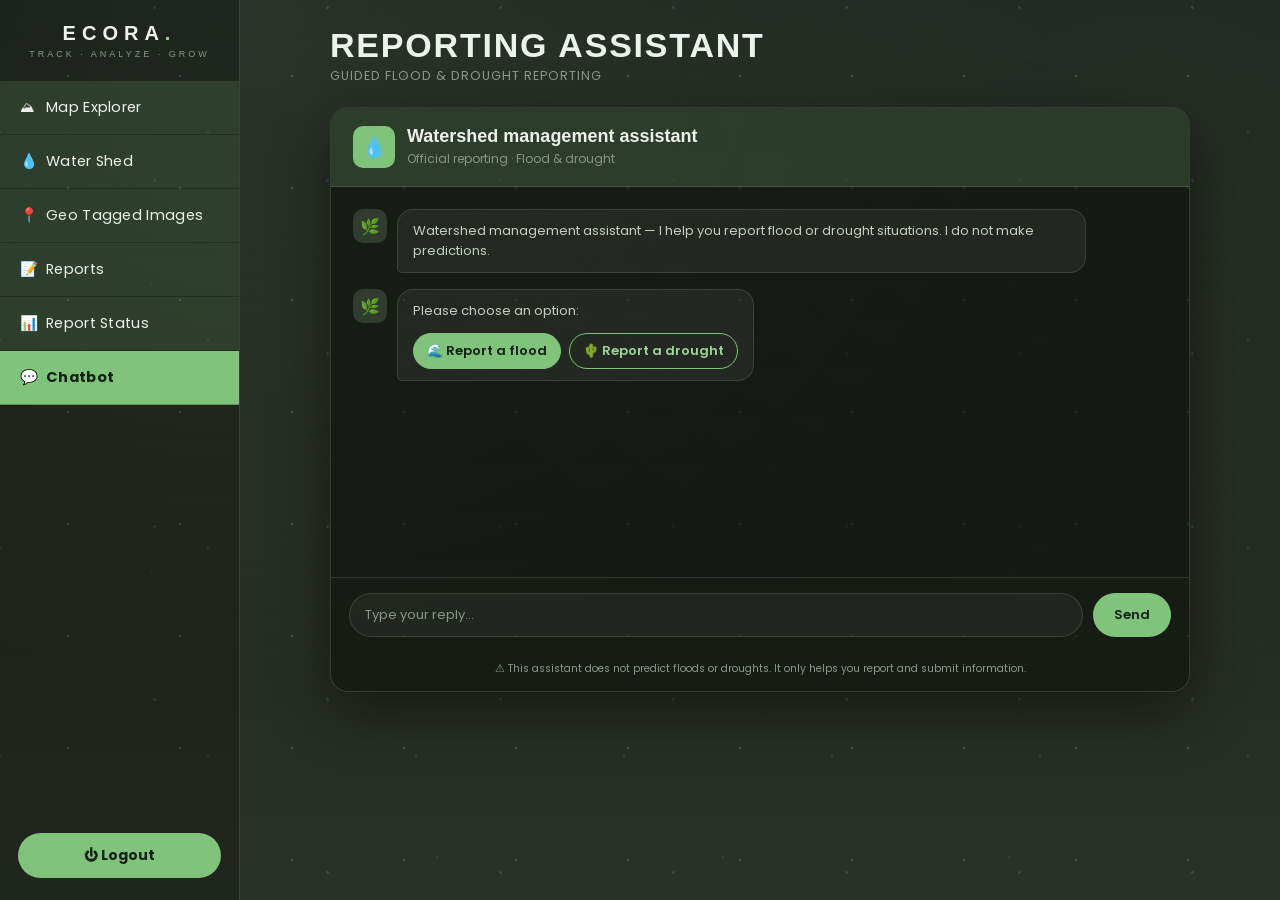
<file: ecora/frontend/chatbot.html>
<!DOCTYPE html>
<html lang="en">
<head>
<meta charset="UTF-8">
<meta name="viewport" content="width=device-width, initial-scale=1">
<title>Ecora · Reporting Assistant</title>
<link rel="stylesheet" href="assets/style.css">
<style>
  .chatbot-page{max-width:860px;margin:0 auto;}
  .chat-container{overflow:hidden;border:1px solid var(--glass-border);border-radius:var(--radius);background:rgba(17,22,17,.58);box-shadow:var(--shadow);}
  .chat-header{display:flex;align-items:center;gap:12px;padding:18px 22px;background:rgba(127,196,122,.18);border-bottom:1px solid var(--glass-border);}
  .chat-icon,.chat-avatar{display:grid;place-items:center;flex:0 0 auto;border-radius:10px;}
  .chat-icon{width:42px;height:42px;background:var(--accent-strong);color:#122015;font-size:20px;}
  .chat-header h1{margin:0;font:600 18px "Helvetica Neue",Helvetica,Arial,sans-serif;color:var(--ink-0);}
  .chat-header p{margin:3px 0 0;color:var(--ink-2);font-size:12px;}
  .chat-window{display:flex;flex-direction:column;gap:16px;min-height:390px;max-height:520px;overflow-y:auto;padding:22px;background:rgba(0,0,0,.13);scroll-behavior:smooth;}
  .chat-message{display:flex;gap:10px;max-width:90%;animation:chat-in .2s ease;}
  .chat-message.user{align-self:flex-end;flex-direction:row-reverse;}
  .chat-avatar{width:34px;height:34px;background:var(--accent-soft);color:var(--accent);font-size:16px;}
  .chat-message.user .chat-avatar{background:var(--accent-strong);color:#122015;}
  .chat-bubble{padding:11px 15px;border:1px solid var(--glass-border);border-radius:16px;border-bottom-left-radius:5px;background:var(--glass);color:var(--ink-1);font-size:13px;line-height:1.55;word-break:break-word;}
  .chat-message.user .chat-bubble{border:0;border-bottom-left-radius:16px;border-bottom-right-radius:5px;background:var(--accent-strong);color:#122015;}
  .chat-options{display:flex;flex-wrap:wrap;gap:8px;margin-top:12px;}
  .chat-option,.chat-send{font:600 13px 'Poppins',sans-serif;cursor:pointer;transition:.15s;}
  .chat-option{padding:7px 13px;border:1px solid var(--accent-strong);border-radius:999px;background:transparent;color:var(--accent);}
  .chat-option:hover,.chat-option.primary{background:var(--accent-strong);color:#122015;}
  .chat-option:disabled{opacity:.55;cursor:default;}
  .chat-input{display:flex;gap:10px;padding:15px 18px;border-top:1px solid var(--glass-border);background:rgba(0,0,0,.12);}
  .chat-input input{flex:1;min-width:0;padding:11px 15px;border:1px solid var(--glass-border);border-radius:999px;outline:0;background:rgba(255,255,255,.05);color:var(--ink-0);font:13px 'Poppins',sans-serif;}
  .chat-input input:focus{border-color:var(--accent-strong);}
  .chat-input input::placeholder{color:var(--ink-2);}
  .chat-send{padding:0 21px;border:0;border-radius:999px;background:var(--accent-strong);color:#122015;}
  .chat-send:hover{background:var(--accent);}
  .chat-disclaimer{margin:0;padding:9px 18px 14px;text-align:center;color:var(--ink-2);font-size:10.5px;background:rgba(0,0,0,.12);}
  .chat-summary{padding:10px 12px;border-left:3px solid var(--accent-strong);border-radius:7px;background:var(--accent-soft);font-size:12px;}
  @keyframes chat-in{from{opacity:0;transform:translateY(5px)}to{opacity:1;transform:translateY(0)}}
</style>
</head>
<body>
<div id="app"></div>
<script src="assets/app.js"></script>
<script>
function init() {
  mountShell("chatbot.html", `
    <div class="chatbot-page">
      <div class="topbar"><div><div class="page-title">Reporting Assistant</div><div class="page-sub">GUIDED FLOOD & DROUGHT REPORTING</div></div></div>
      <section class="chat-container" aria-label="Watershed management assistant">
        <header class="chat-header"><div class="chat-icon">💧</div><div><h1>Watershed management assistant</h1><p>Official reporting · Flood & drought</p></div></header>
        <div class="chat-window" id="chatWindow" aria-live="polite"></div>
        <div class="chat-input"><input id="userInput" type="text" placeholder="Type your reply..." autocomplete="off"><button class="chat-send" id="sendBtn">Send</button></div>
        <p class="chat-disclaimer">⚠ This assistant does not predict floods or droughts. It only helps you report and submit information.</p>
      </section>
    </div>`);

  const chatWindow = document.getElementById("chatWindow");
  const userInput = document.getElementById("userInput");
  const sendBtn = document.getElementById("sendBtn");
  let state = { currentStep: "welcome", reportType: null, formData: {} };

  function addMessage(text, sender = "bot", html = false) {
    const message = document.createElement("div");
    message.className = `chat-message ${sender}`;
    const avatar = document.createElement("div");
    avatar.className = "chat-avatar";
    avatar.textContent = sender === "bot" ? "🌿" : "👤";
    const bubble = document.createElement("div");
    bubble.className = "chat-bubble";
    if (html) bubble.innerHTML = text; else bubble.textContent = text;
    message.append(avatar, bubble); chatWindow.appendChild(message);
    chatWindow.scrollTop = chatWindow.scrollHeight;
    return bubble;
  }
  function addOptions(text, options, callback) {
    const bubble = addMessage(text);
    const group = document.createElement("div"); group.className = "chat-options";
    options.forEach(option => {
      const button = document.createElement("button");
      button.className = `chat-option${option.primary ? " primary" : ""}`;
      button.textContent = option.label;
      button.onclick = () => { group.querySelectorAll("button").forEach(item => item.disabled = true); callback(option.value, option.label); };
      group.appendChild(button);
    });
    bubble.appendChild(group); chatWindow.scrollTop = chatWindow.scrollHeight;
  }
  function skipOr(value) { return value.toLowerCase() === "skip" ? "Not provided" : value; }
  function chooseSeverity(nextStep, question, key) {
    addOptions("Select the severity level:", ["Low", "Medium", "High"].map(value => ({ label:value, value })), value => {
      addMessage(value, "user"); state.formData.severity = value; state.currentStep = nextStep; addMessage(question);
    });
  }
  function startFlood() { state = { currentStep:"flood_location", reportType:"flood", formData:{} }; addMessage("Flood report — please provide the location or village name."); }
  function startDrought() { state = { currentStep:"drought_location", reportType:"drought", formData:{} }; addMessage("Drought report — please provide the location or village name."); }
  function welcome() {
    state.currentStep = "welcome";
    addMessage("Watershed management assistant — I help you report flood or drought situations. I do not make predictions.");
    addOptions("Please choose an option:", [{label:"🌊 Report a flood",value:"flood",primary:true},{label:"🌵 Report a drought",value:"drought"}], value => { addMessage(value === "flood" ? "🌊 Report a flood" : "🌵 Report a drought", "user"); value === "flood" ? startFlood() : startDrought(); });
  }
  function finish() {
    const data = state.formData, flood = state.reportType === "flood";
    const details = flood ? [["Location",data.location],["Date & time",data.datetime],["Severity",data.severity],["Water level / area",data.waterLevel],["Affected people",data.affected],["Damage",data.damage],["Remarks",data.remarks]] : [["Location",data.location],["Date",data.date],["Severity",data.severity],["Water availability",data.waterAvailability],["Remarks",data.remarks]];
    addMessage(`<div class="chat-summary"><strong>✓ ${flood ? "Flood" : "Drought"} report summary</strong><br><br>${details.map(([label,value]) => `<strong>${label}:</strong> ${value || "—"}`).join("<br>")}</div>`, "bot", true);
    addMessage("Your report has been recorded. Thank you. You can now submit another report.");
    state = { currentStep:"welcome", reportType:null, formData:{} }; welcome();
  }
  function handleReply(reply) {
    const answer = reply.trim(); if (!answer) return; addMessage(answer, "user");
    switch (state.currentStep) {
      case "welcome": if (/^(flood|report flood)$/i.test(answer)) startFlood(); else if (/^(drought|report drought)$/i.test(answer)) startDrought(); else addMessage("Please choose an option above, or type flood or drought."); break;
      case "flood_location": state.formData.location=answer; state.currentStep="flood_datetime"; addMessage("Please provide the date and time of the flood event (for example, 2025-04-10 14:30)."); break;
      case "flood_datetime": state.formData.datetime=answer; chooseSeverity("flood_waterlevel", "Please provide the water level or approximate flooding area, if known. Type skip if unknown."); break;
      case "flood_waterlevel": state.formData.waterLevel=skipOr(answer); state.currentStep="flood_affected"; addMessage("Number of affected people, if known. Type skip if unknown."); break;
      case "flood_affected": state.formData.affected=skipOr(answer); state.currentStep="flood_damage"; addMessage("Any road, bridge, crop, house, or infrastructure damage? Describe briefly, or type skip."); break;
      case "flood_damage": state.formData.damage=skipOr(answer); state.currentStep="flood_remarks"; addMessage("Any additional remarks? Type skip if none."); break;
      case "flood_remarks": state.formData.remarks=skipOr(answer); finish(); break;
      case "drought_location": state.formData.location=answer; state.currentStep="drought_date"; addMessage("Please provide the date of the drought condition (for example, 2025-07-15)."); break;
      case "drought_date": state.formData.date=answer; chooseSeverity("drought_water", "Describe water availability, such as wells dry, reservoir low, or drinking-water shortage."); break;
      case "drought_water": state.formData.waterAvailability=answer; state.currentStep="drought_remarks"; addMessage("Any additional remarks? Type skip if none."); break;
      case "drought_remarks": state.formData.remarks=skipOr(answer); finish(); break;
    }
  }
  sendBtn.onclick = () => { const answer=userInput.value; userInput.value=""; handleReply(answer); };
  userInput.onkeydown = event => { if (event.key === "Enter") { event.preventDefault(); sendBtn.click(); } };
  welcome();
}
init();
</script>
</body>
</html>
</file>
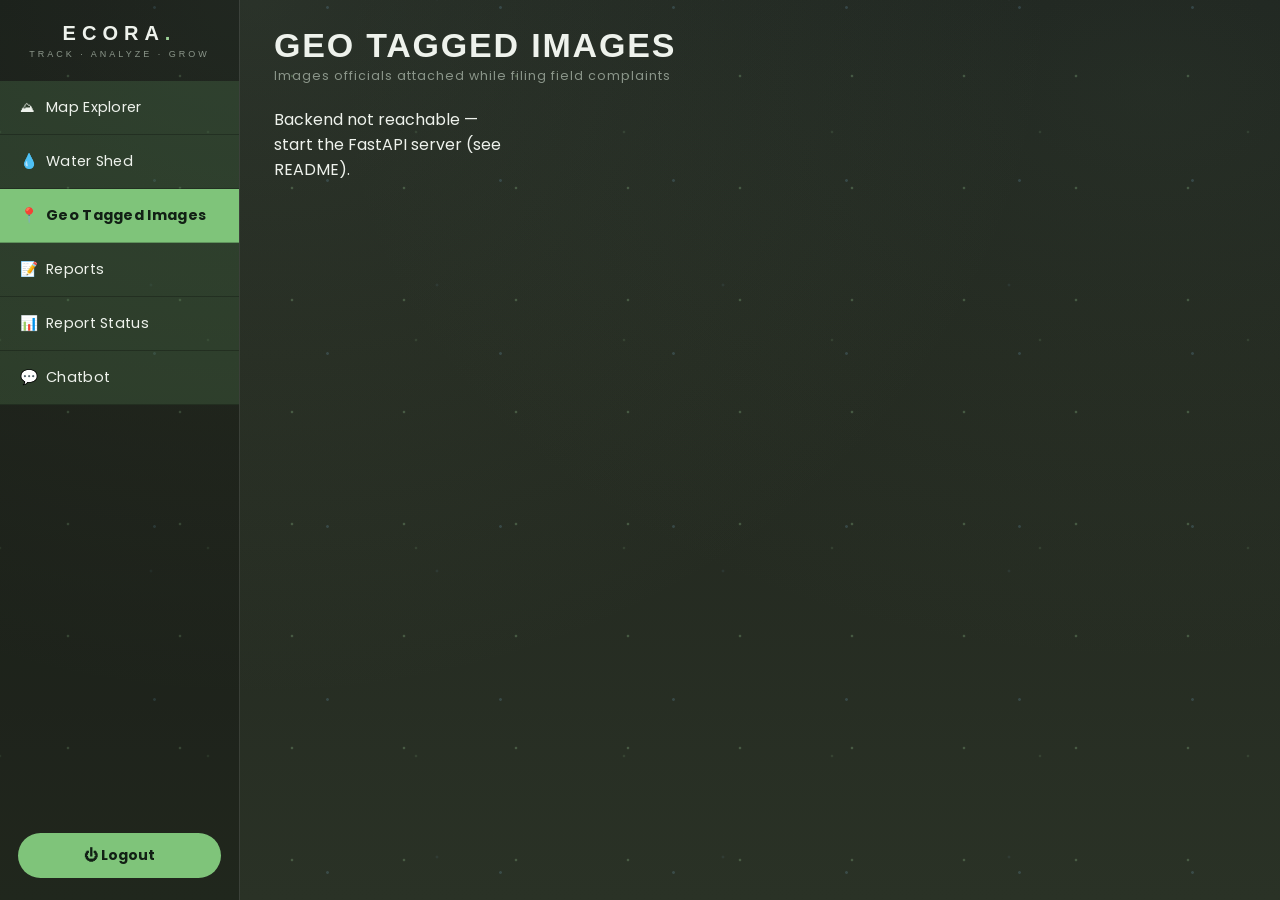
<file: ecora/frontend/geo-images.html>
<!DOCTYPE html>
<html lang="en">
<head>
<meta charset="UTF-8">
<meta name="viewport" content="width=device-width, initial-scale=1">
<title>Ecora · Geo Tagged Images</title>
<link rel="stylesheet" href="assets/style.css">
</head>
<body>
<div id="app"></div>

<script src="assets/app.js"></script>
<script>
// tile size classes cycled to get the irregular grid look from the wireframe
const TILE_SHAPES = ["tall", "", "", "wide"];
const GEO_IMAGE_FILES = ["pune-field.jpeg", "nashik-park.jpeg", "water-garden.jpeg"];

async function init() {
  mountShell("geo-images.html", `
    <div class="topbar">
      <div>
        <div class="page-title">Geo Tagged Images</div>
        <div class="page-sub">Images officials attached while filing field complaints</div>
      </div>
    </div>
    <div class="geo-gallery" id="gallery">Loading…</div>
  `);

  try {
    const d = await apiGet("/api/geo-images");
    const gallery = document.getElementById("gallery");
    gallery.innerHTML = d.images.map((img, i) => {
      // The fallback keeps the gallery compatible with a backend that has not
      // yet reloaded the newer image_name field.
      const imageFile = img.image_name || GEO_IMAGE_FILES[i % GEO_IMAGE_FILES.length];
      return `
      <div class="geo-tile ${TILE_SHAPES[i % TILE_SHAPES.length]}">
        <img class="tile-fill" src="assets/geo-images/${imageFile}" alt="${img.title}">
        <div class="tile-caption">
          <b>${img.title}</b><br>
          ${img.officer}<br>
          📍 ${img.location_label} · <span class="badge ${img.status === 'Resolved' ? 'normal' : img.status === 'Escalated' ? 'flood' : 'drought'}">${img.status}</span>
        </div>
      </div>
    `;
    }).join("");
  } catch (e) {
    document.getElementById("gallery").textContent =
      "Backend not reachable — start the FastAPI server (see README).";
    console.error(e);
  }
}
init();
</script>
</body>
</html>
</file>
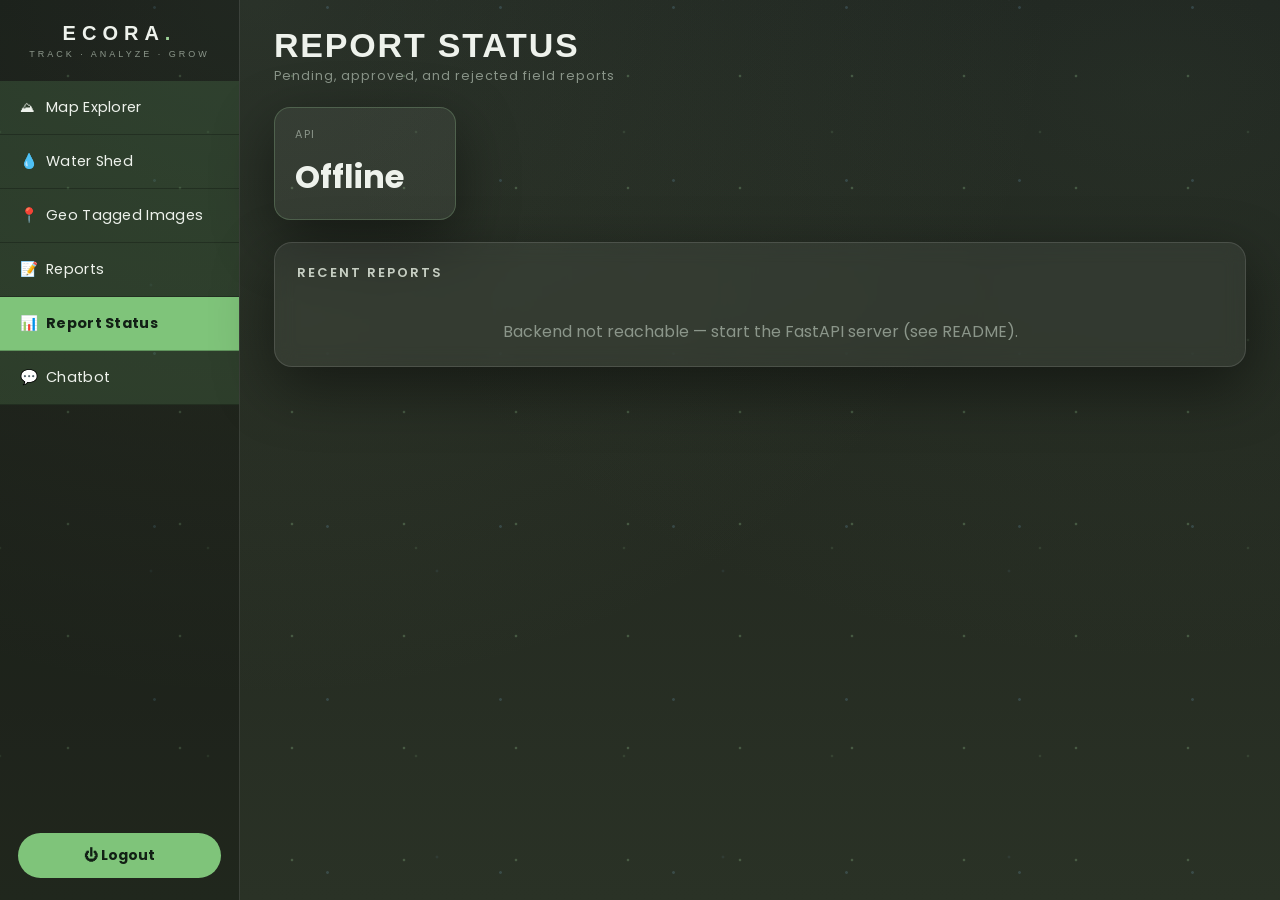
<file: ecora/frontend/report-status.html>
<!DOCTYPE html>
<html lang="en">
<head>
<meta charset="UTF-8">
<meta name="viewport" content="width=device-width, initial-scale=1">
<title>Ecora · Report Status</title>
<link rel="stylesheet" href="assets/style.css">
</head>
<body>
<div id="app"></div>

<script src="assets/app.js"></script>
<script>
async function init() {
  mountShell("report-status.html", `
    <div class="topbar">
      <div>
        <div class="page-title">Report Status</div>
        <div class="page-sub">Pending, approved, and rejected field reports</div>
      </div>
    </div>

    <div class="status-summary" id="status-summary">Loading report summary…</div>

    <div class="card table-card">
      <div class="table-header">
        <h3>Recent Reports</h3>
      </div>
      <div id="report-status-table" class="report-status-table"></div>
    </div>
  `);

  try {
    const d = await apiGet("/api/reports");
    const reports = Array.isArray(d.reports) ? d.reports : [];
    const statusCounts = { Submitted: 0, Pending: 0, Approved: 0, Rejected: 0 };

    for (const report of reports) {
      const status = report.status || "Submitted";
      statusCounts[status] = (statusCounts[status] || 0) + 1;
    }

    const summaryCards = [
      { label: "Total", value: reports.length, tone: "info" },
      { label: "Submitted", value: statusCounts.Submitted || 0, tone: "submitted" },
      { label: "Pending", value: statusCounts.Pending || 0, tone: "pending" },
      { label: "Approved", value: statusCounts.Approved || 0, tone: "approved" },
      { label: "Rejected", value: statusCounts.Rejected || 0, tone: "rejected" },
    ];

    document.getElementById("status-summary").innerHTML = summaryCards.map(card => `
      <div class="status-card ${card.tone}">
        <div class="status-card-label">${card.label}</div>
        <div class="status-card-value">${card.value}</div>
      </div>
    `).join("");

    if (!reports.length) {
      document.getElementById("report-status-table").innerHTML = `
        <div class="empty-state">No reports have been submitted yet.</div>
      `;
      return;
    }

    const rows = reports.map(report => {
      const status = report.status || "Submitted";
      const statusClass = status.toLowerCase() === "approved" ? "approved" :
        status.toLowerCase() === "pending" ? "pending" :
        status.toLowerCase() === "rejected" ? "rejected" : "submitted";

      return `
        <div class="status-row">
          <div class="status-cell title-cell" data-label="Report">
            <div class="report-title">${report.title}</div>
            <div class="report-meta">${report.description}</div>
          </div>
          <div class="status-cell" data-label="Status">
            <select class="status-select ${statusClass}" data-id="${report.id}" aria-label="Change report status for ${report.title}">
              <option value="Submitted" ${status === "Submitted" ? "selected" : ""}>Submitted</option>
              <option value="Pending" ${status === "Pending" ? "selected" : ""}>Pending</option>
              <option value="Approved" ${status === "Approved" ? "selected" : ""}>Approved</option>
              <option value="Rejected" ${status === "Rejected" ? "selected" : ""}>Rejected</option>
            </select>
          </div>
          <div class="status-cell" data-label="Submitted">
            <div class="report-meta">${new Date(report.created_at).toLocaleString()}</div>
          </div>
          <div class="status-cell" data-label="Location">
            <div class="report-meta">${report.lat}, ${report.lng}</div>
          </div>
        </div>
      `;
    }).join("");

    document.getElementById("report-status-table").innerHTML = `
      <div class="status-row header-row">
        <div class="status-cell title-cell"><strong>Report</strong></div>
        <div class="status-cell"><strong>Status</strong></div>
        <div class="status-cell"><strong>Submitted</strong></div>
        <div class="status-cell"><strong>Location</strong></div>
      </div>
      ${rows}
    `;

    document.querySelectorAll(".status-select").forEach((select) => {
      select.addEventListener("change", async (event) => {
        const reportId = event.target.dataset.id;
        const nextStatus = event.target.value;
        try {
          const res = await fetch(`${API_BASE}/api/reports/${reportId}/status`, {
            method: "PATCH",
            headers: { "Content-Type": "application/json" },
            body: JSON.stringify({ status: nextStatus })
          });
          if (!res.ok) throw new Error(await res.text());
          init();
        } catch (err) {
          console.error(err);
          alert("Could not update report status.");
        }
      });
    });
  } catch (error) {
    document.getElementById("status-summary").innerHTML = `
      <div class="status-card info">
        <div class="status-card-label">API</div>
        <div class="status-card-value">Offline</div>
      </div>
    `;
    document.getElementById("report-status-table").innerHTML = `
      <div class="empty-state">Backend not reachable — start the FastAPI server (see README).</div>
    `;
    console.error(error);
  }
}

init();
</script>
</body>
</html>
</file>
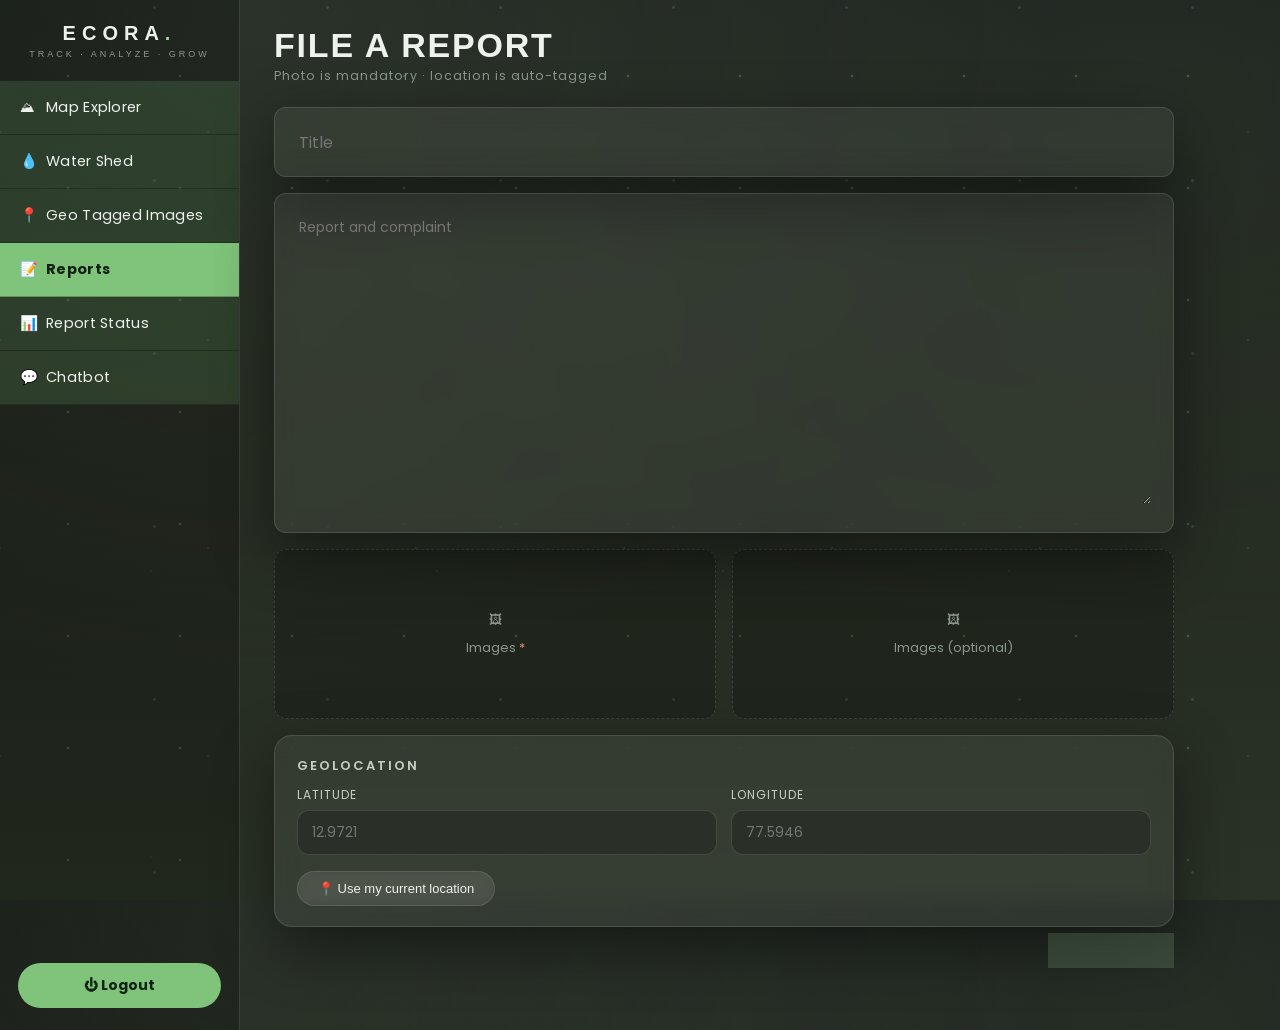
<file: ecora/frontend/report.html>
<!DOCTYPE html>
<html lang="en">
<head>
<meta charset="UTF-8">
<meta name="viewport" content="width=device-width, initial-scale=1">
<title>Ecora · Reports</title>
<link rel="stylesheet" href="assets/style.css">
</head>
<body>
<div id="app"></div>

<script src="assets/app.js"></script>
<script>
function init() {
  mountShell("report.html", `
    <div class="topbar">
      <div>
        <div class="page-title">File a Report</div>
        <div class="page-sub">Photo is mandatory · location is auto-tagged</div>
      </div>
    </div>

    <form id="report-form" style="max-width:900px;">
      <div class="card report-box report-title-box">
        <input type="text" id="title" placeholder="Title" required>
      </div>

      <div class="card report-box report-body-box" style="margin-top:16px;">
        <textarea id="description" placeholder="Report and complaint" required></textarea>
      </div>

      <div class="image-slots">
        <div class="image-slot" id="slot-1">
          <span>🖼</span><span>Images <span class="required">*</span></span>
        </div>
        <div class="image-slot" id="slot-2">
          <span>🖼</span><span>Images (optional)</span>
        </div>
      </div>
      <input type="file" id="image-main" accept="image/*" style="display:none">
      <input type="file" id="image-extra" accept="image/*" style="display:none">

      <div class="card" style="margin-top:16px;">
        <h3>Geolocation</h3>
        <div class="field-row" style="margin-top:10px;">
          <div class="field">
            <label>Latitude</label>
            <input type="number" step="any" id="lat" placeholder="12.9721" required>
          </div>
          <div class="field">
            <label>Longitude</label>
            <input type="number" step="any" id="lng" placeholder="77.5946" required>
          </div>
        </div>
        <button type="button" class="pill-btn" id="geo-btn">📍 Use my current location</button>
      </div>

      <div class="submit-row">
        <button type="submit" class="pill-btn accent">Submit Report</button>
      </div>
      <div class="form-msg" id="form-msg"></div>
    </form>
  `);

  const slot1 = document.getElementById("slot-1");
  const slot2 = document.getElementById("slot-2");
  const fileMain = document.getElementById("image-main");
  const fileExtra = document.getElementById("image-extra");

  function wireSlot(slot, input) {
    slot.onclick = () => input.click();
    input.onchange = () => {
      if (input.files.length) {
        const url = URL.createObjectURL(input.files[0]);
        slot.classList.add("has-file");
        slot.innerHTML = `<img src="${url}"><span>${input.files[0].name}</span>`;
      }
    };
  }
  wireSlot(slot1, fileMain);
  wireSlot(slot2, fileExtra);

  document.getElementById("geo-btn").onclick = () => {
    if (!navigator.geolocation) return;
    navigator.geolocation.getCurrentPosition(pos => {
      document.getElementById("lat").value = pos.coords.latitude.toFixed(6);
      document.getElementById("lng").value = pos.coords.longitude.toFixed(6);
    }, () => {
      const msg = document.getElementById("form-msg");
      msg.textContent = "Could not fetch location — enter manually.";
      msg.className = "form-msg err";
    });
  };

  document.getElementById("report-form").onsubmit = async (e) => {
    e.preventDefault();
    const msg = document.getElementById("form-msg");
    if (!fileMain.files.length) {
      msg.textContent = "At least one photo is mandatory.";
      msg.className = "form-msg err";
      return;
    }
    const fd = new FormData();
    fd.append("title", document.getElementById("title").value);
    fd.append("description", document.getElementById("description").value);
    fd.append("lat", document.getElementById("lat").value);
    fd.append("lng", document.getElementById("lng").value);
    fd.append("image", fileMain.files[0]);

    try {
      const res = await fetch(`${API_BASE}/api/reports`, { method: "POST", body: fd });
      if (!res.ok) throw new Error(await res.text());
      msg.textContent = "Report submitted successfully.";
      msg.className = "form-msg ok";
      e.target.reset();
      [slot1, slot2].forEach((slot, i) => {
        slot.classList.remove("has-file");
        slot.innerHTML = `<span>🖼</span><span>Images ${i === 0 ? '<span class="required">*</span>' : '(optional)'}</span>`;
      });
    } catch (err) {
      msg.textContent = "Submission failed — is the backend running?";
      msg.className = "form-msg err";
      console.error(err);
    }
  };
}
init();
</script>
</body>
</html>
</file>
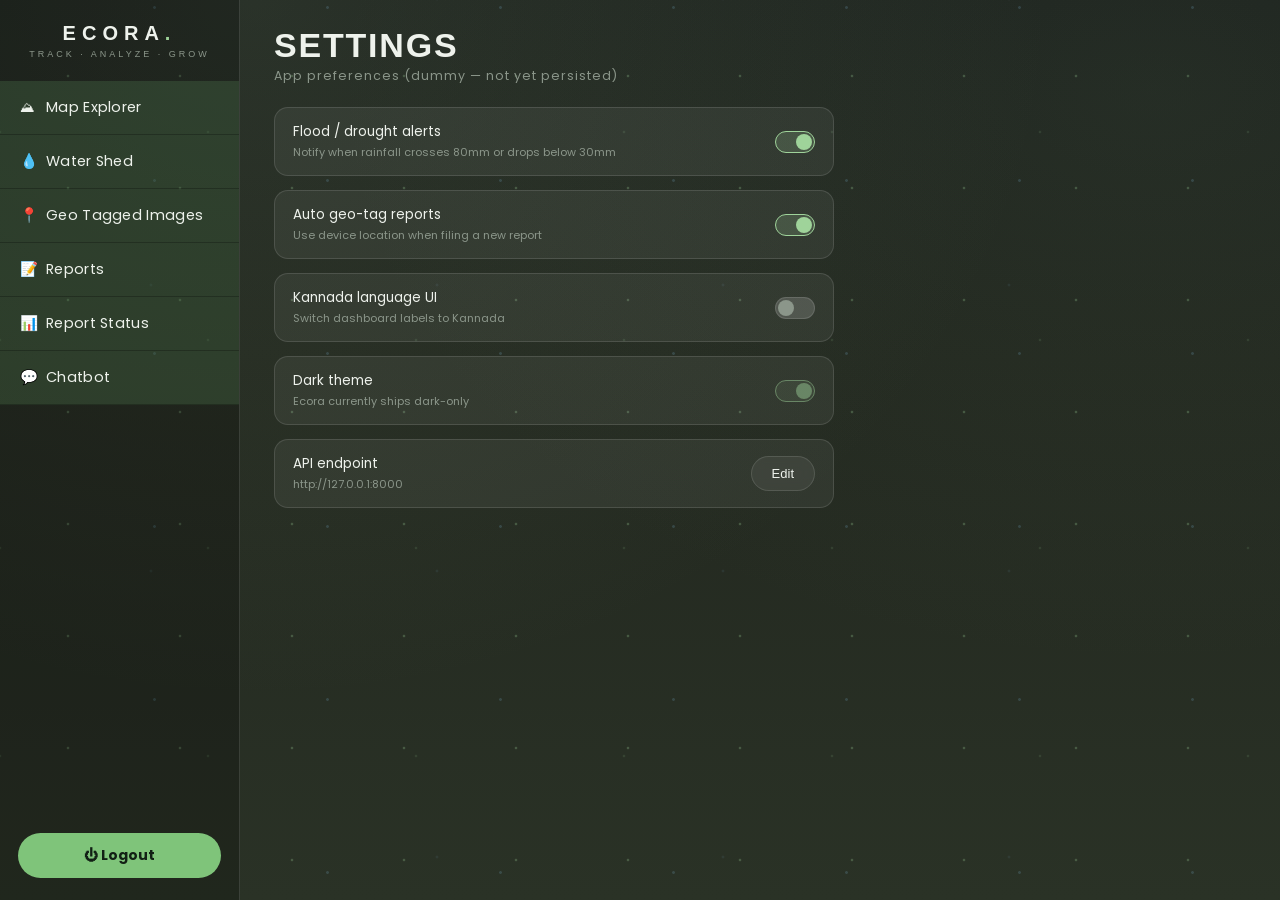
<file: ecora/frontend/settings.html>
<!DOCTYPE html>
<html lang="en">
<head>
<meta charset="UTF-8">
<meta name="viewport" content="width=device-width, initial-scale=1">
<title>Ecora · Settings</title>
<link rel="stylesheet" href="assets/style.css">
</head>
<body>
<div id="app"></div>

<script src="assets/app.js"></script>
<script>
function toggleSwitch(el) {
  el.classList.toggle("on");
}

function init() {
  mountShell("settings.html", `
    <div class="topbar">
      <div>
        <div class="page-title">Settings</div>
        <div class="page-sub">App preferences (dummy — not yet persisted)</div>
      </div>
    </div>

    <div class="settings-list">
      <div class="settings-row">
        <div>
          <div class="label">Flood / drought alerts</div>
          <div class="sub">Notify when rainfall crosses 80mm or drops below 30mm</div>
        </div>
        <div class="switch on" onclick="toggleSwitch(this)"><div class="knob"></div></div>
      </div>

      <div class="settings-row">
        <div>
          <div class="label">Auto geo-tag reports</div>
          <div class="sub">Use device location when filing a new report</div>
        </div>
        <div class="switch on" onclick="toggleSwitch(this)"><div class="knob"></div></div>
      </div>

      <div class="settings-row">
        <div>
          <div class="label">Kannada language UI</div>
          <div class="sub">Switch dashboard labels to Kannada</div>
        </div>
        <div class="switch" onclick="toggleSwitch(this)"><div class="knob"></div></div>
      </div>

      <div class="settings-row">
        <div>
          <div class="label">Dark theme</div>
          <div class="sub">Ecora currently ships dark-only</div>
        </div>
        <div class="switch on" style="opacity:.5;pointer-events:none;"><div class="knob"></div></div>
      </div>

      <div class="settings-row">
        <div>
          <div class="label">API endpoint</div>
          <div class="sub" id="api-endpoint-label">http://127.0.0.1:8000</div>
        </div>
        <button class="pill-btn">Edit</button>
      </div>
    </div>
  `);
}
init();
</script>
</body>
</html>
</file>
<file: ecora/frontend/assets/style.css>
@import url('https://fonts.googleapis.com/css2?family=Poppins:wght@300;400;500;600;700&family=Montserrat:wght@400;600;700&display=swap');

:root{
  --display-font:"Helvetica Neue",Helvetica,Arial,sans-serif;
  --bg-0:#1b1f1c;
  --bg-1:#22271f;
  --bg-2:#2a3226;
  --glass:rgba(255,255,255,0.06);
  --glass-border:rgba(255,255,255,0.12);
  --ink-0:#eef2ec;
  --ink-1:#c6cec2;
  --ink-2:#8b968a;
  --accent:#9fd39a;
  --accent-strong:#7fc47a;
  --accent-soft:rgba(159,211,154,0.18);
  --danger:#e28b7d;
  --warn:#e3c778;
  --ok:#8fd0a0;
  --radius:18px;
  --shadow:0 20px 60px rgba(0,0,0,0.45);
}

*{box-sizing:border-box;}
html,body{height:100%;}
body{
  margin:0;
  font-family:'Poppins',sans-serif;
  color:var(--ink-0);
  background:
    radial-gradient(ellipse at 20% 0%, rgba(120,150,110,0.16), transparent 55%),
    radial-gradient(ellipse at 90% 10%, rgba(90,120,90,0.14), transparent 50%),
    linear-gradient(180deg,var(--bg-0),var(--bg-1) 40%, var(--bg-2));
  min-height:100vh;
  overflow-x:hidden;
}
body::before,body::after{content:"";position:fixed;inset:0;pointer-events:none;z-index:0;opacity:.48;background-image:radial-gradient(circle,rgba(159,211,154,.56) 0 1px,transparent 1.7px),radial-gradient(circle,rgba(127,184,217,.40) 0 1px,transparent 1.8px);background-size:112px 112px,173px 173px;background-position:12px 20px,68px 94px;animation:ecora-particles 20s linear infinite;}
body::after{opacity:.22;background-size:208px 208px,286px 286px;background-position:104px 28px,8px 142px;animation-direction:reverse;animation-duration:28s;}
@keyframes ecora-particles{to{background-position:124px 132px,241px 267px;}}

.app-shell{
  display:flex;
  min-height:100vh;
  position:relative;
  z-index:1;
}

/* ---------- Sidebar nav (flush rectangular buttons, per Figma) ---------- */
.sidebar{
  width:240px;
  flex-shrink:0;
  padding:22px 0 22px;
  display:flex;
  flex-direction:column;
  border-right:1px solid var(--glass-border);
  background:rgba(0,0,0,0.22);
}
.brand{
  font-family:var(--display-font);
  font-weight:700;
  font-size:20px;
  letter-spacing:6px;
  text-align:center;
  color:var(--ink-0);
  padding:0 18px 22px;
}
.brand span{color:var(--accent);}
.brand small{
  display:block;
  text-align:center;
  font-weight:400;
  font-size:9px;
  letter-spacing:3px;
  color:var(--ink-2);
  margin-top:4px;
}
.nav-links{display:flex;flex-direction:column;flex:1;}
.nav-link{
  display:flex;
  align-items:center;
  gap:10px;
  padding:16px 20px;
  color:var(--ink-0);
  text-decoration:none;
  font-size:14.5px;
  letter-spacing:0.3px;
  background:rgba(127,196,122,0.16);
  border-bottom:1px solid rgba(0,0,0,0.25);
  transition:background .15s, color .15s;
}
.nav-link:hover{background:rgba(127,196,122,0.28);}
.nav-link.active{
  background:var(--accent-strong);
  color:#122015;
  font-weight:700;
}
.nav-icon{width:16px;text-align:center;}
.sidebar-spacer{flex:1;}
.logout-link{
  margin:18px 18px 0;
  display:flex;
  align-items:center;
  justify-content:center;
  gap:8px;
  padding:12px 0;
  border-radius:999px;
  background:var(--accent-strong);
  color:#122015;
  font-weight:700;
  font-size:14px;
  text-decoration:none;
  border:none;
  cursor:pointer;
}

/* ---------- Main area ---------- */
.main{
  flex:1;
  padding:26px 34px 50px;
  max-width:1400px;
  width:100%;
}
.topbar{
  display:flex;
  justify-content:space-between;
  align-items:center;
  margin-bottom:22px;
}
.page-title{
  font-family:var(--display-font);
  font-weight:700;
  font-size:clamp(25px,3vw,34px);
  letter-spacing:1.8px;
  text-transform:uppercase;
}
.page-sub{
  color:var(--ink-2);
  font-size:12.5px;
  letter-spacing:1px;
  margin-top:2px;
}
.pill-btn{
  padding:9px 20px;
  border-radius:999px;
  border:1px solid var(--glass-border);
  background:var(--glass);
  color:var(--ink-0);
  font-size:13px;
  font-weight:500;
  cursor:pointer;
  backdrop-filter:blur(6px);
}
.pill-btn.accent{
  background:var(--accent-soft);
  border-color:rgba(159,211,154,0.4);
  color:var(--accent);
}

/* ---------- Grid / cards ---------- */
.grid{
  display:grid;
  grid-template-columns:1.3fr 1fr;
  gap:20px;
}
.grid-2col{
  display:grid;
  grid-template-columns:1fr 1fr;
  gap:20px;
  margin-top:20px;
}
.card{
  background:var(--glass);
  border:1px solid var(--glass-border);
  border-radius:var(--radius);
  padding:20px 22px;
  box-shadow:var(--shadow);
  backdrop-filter:blur(10px);
  transition:transform .2s ease,border-color .2s ease,background .2s ease;
}
.card:hover{border-color:rgba(159,211,154,.28);background:rgba(255,255,255,.075);}
.card h3{
  margin:0 0 4px;
  font-size:13px;
  letter-spacing:2px;
  text-transform:uppercase;
  color:var(--ink-1);
  font-weight:600;
}
.card .value{
  font-family:var(--display-font);
  font-size:28px;
  font-weight:700;
  color:var(--ink-0);
}
.card .hint{color:var(--ink-2);font-size:12px;margin-top:4px;}

.stat-row{display:flex;gap:14px;margin-top:14px;flex-wrap:wrap;}
.stat-chip{
  flex:1;
  min-width:120px;
  background:rgba(0,0,0,0.18);
  border:1px solid var(--glass-border);
  border-radius:12px;
  padding:12px 14px;
}
.stat-chip .label{font-size:11px;color:var(--ink-2);letter-spacing:1px;text-transform:uppercase;}
.stat-chip .num{font-family:var(--display-font);font-size:20px;font-weight:700;margin-top:3px;}

.badge{
  display:inline-block;
  padding:4px 12px;
  border-radius:999px;
  font-size:11.5px;
  font-weight:600;
  letter-spacing:0.5px;
}
.badge.high, .badge.flood{background:rgba(226,139,125,0.18);color:var(--danger);}
.badge.moderate, .badge.normal{background:rgba(227,199,120,0.18);color:var(--warn);}
.badge.low, .badge.drought{background:rgba(143,208,160,0.18);color:var(--ok);}

.status-summary{
  display:grid;
  grid-template-columns:repeat(5, minmax(120px, 1fr));
  gap:16px;
  margin:18px 0 22px;
}
.status-card{
  background:var(--glass);
  border:1px solid var(--glass-border);
  border-radius:16px;
  padding:18px 20px;
  box-shadow:var(--shadow);
}
.status-card-label{
  font-size:11px;
  letter-spacing:1.6px;
  text-transform:uppercase;
  color:var(--ink-2);
}
.status-card-value{
  margin-top:10px;
  font-size:32px;
  font-weight:700;
  color:var(--ink-0);
}
.status-card.info{border-color:rgba(159,211,154,0.25);}
.status-card.submitted{border-color:rgba(255,255,255,0.2);}
.status-card.pending{border-color:rgba(227,199,120,0.3);}
.status-card.approved{border-color:rgba(143,208,160,0.3);}
.status-card.rejected{border-color:rgba(226,139,125,0.3);}

.table-card{padding:0;overflow:hidden;}
.table-header{padding:20px 22px 14px;}
.table-header h3{margin:0;}
.report-status-table{display:flex;flex-direction:column;}
.status-row{
  display:grid;
  grid-template-columns:2.2fr 1fr 1.2fr 1fr;
  gap:14px;
  padding:15px 22px;
  border-top:1px solid rgba(255,255,255,0.08);
  align-items:center;
}
.status-cell::before{display:none;}
.header-row{background:rgba(255,255,255,0.02);font-size:12px;letter-spacing:1px;text-transform:uppercase;color:var(--ink-1);}
.report-title{font-weight:600;color:var(--ink-0);margin-bottom:4px;}
.report-meta{color:var(--ink-2);font-size:12px;line-height:1.5;}
.status-badge{
  display:inline-flex;
  align-items:center;
  justify-content:center;
  min-width:92px;
  padding:6px 10px;
  border-radius:999px;
  font-size:11px;
  font-weight:700;
  letter-spacing:0.5px;
}
.status-badge.submitted{background:rgba(255,255,255,0.08);color:var(--ink-1);}
.status-badge.pending{background:rgba(227,199,120,0.18);color:var(--warn);}
.status-badge.approved{background:rgba(143,208,160,0.18);color:var(--ok);}
.status-badge.rejected{background:rgba(226,139,125,0.18);color:var(--danger);}
.status-select{
  width:100%;
  min-width:140px;
  border:1px solid var(--glass-border);
  background:rgba(0,0,0,0.2);
  color:var(--ink-0);
  border-radius:10px;
  padding:8px 10px;
  font-size:13px;
  font-weight:600;
}
.status-select.submitted{border-color:rgba(255,255,255,0.2);}
.status-select.pending{border-color:rgba(227,199,120,0.4);color:var(--warn);}
.status-select.approved{border-color:rgba(143,208,160,0.4);color:var(--ok);}
.status-select.rejected{border-color:rgba(226,139,125,0.4);color:var(--danger);}
.empty-state{
  padding:22px;
  color:var(--ink-2);
  text-align:center;
}

@media (max-width: 900px) {
  .status-summary{grid-template-columns:repeat(2, minmax(120px, 1fr));}
  .status-row{grid-template-columns:1fr;}
  .header-row{display:none;}
  .status-cell::before{
    content:attr(data-label);
    display:block;
    margin-bottom:4px;
    color:var(--ink-2);
    font-size:10px;
    font-weight:600;
    letter-spacing:1px;
    text-transform:uppercase;
  }
  .title-cell::before{display:none;}
}

/* ---------- Land map ---------- */
.map-wrap{
  position:relative;
  border-radius:var(--radius);
  overflow:hidden;
  border:1px solid var(--glass-border);
  background:
    radial-gradient(ellipse at 30% 20%, rgba(120,160,110,0.18), transparent 60%),
    linear-gradient(160deg,#232a20,#171b15);
  min-height:420px;
}
.map-svg{width:100%;height:420px;display:block;}
.leaflet-map{width:100%;height:480px;z-index:0;}
.map-location-status{
  position:absolute;top:14px;left:14px;z-index:500;
  max-width:calc(100% - 28px);padding:8px 10px;border-radius:8px;
  background:rgba(16,22,14,0.84);color:var(--ink-1);font-size:11.5px;
  box-shadow:0 2px 10px rgba(0,0,0,0.25);
}
.flow-legend{
  position:absolute;bottom:14px;left:14px;z-index:500;
  padding:8px 12px;border-radius:8px;
  background:rgba(16,22,14,0.84);color:var(--ink-1);font-size:11.5px;
  box-shadow:0 2px 10px rgba(0,0,0,0.25);
}
.flow-legend-line,.flow-arrow{
  display:inline-block;color:#38bdf8;font-size:20px;font-weight:700;
  line-height:1;vertical-align:middle;
}
.flow-arrow{transform:rotate(35deg);text-shadow:0 1px 2px rgba(8,47,73,0.75);}
.flow-arrow-icon{background:transparent;border:0;}
.estimate-label{
  color:var(--ink-2);font-size:9px;font-weight:400;letter-spacing:0.5px;
  text-transform:none;white-space:nowrap;
}
.zone{stroke:rgba(255,255,255,0.35);stroke-width:0.4;cursor:pointer;transition:opacity .15s;}
.zone:hover{opacity:0.85;}
.zone.agriculture{fill:rgba(143,208,160,0.55);}
.zone.non_agriculture{fill:rgba(159,150,120,0.5);}
.water-line{fill:none;stroke:#7fb8d9;stroke-width:1.4;stroke-linecap:round;}
.water-pond{fill:rgba(127,184,217,0.65);stroke:#bfe0f2;stroke-width:0.4;}
.legend{
  position:absolute;
  bottom:14px;left:14px;
  display:flex;gap:16px;
  background:rgba(0,0,0,0.35);
  padding:8px 14px;
  border-radius:10px;
  font-size:11.5px;
}
.legend .dot{display:inline-block;width:9px;height:9px;border-radius:3px;margin-right:6px;}
.legend .dot.agri{background:rgba(143,208,160,0.9);}
.legend .dot.nonagri{background:rgba(159,150,120,0.9);}
.legend .dot.water{background:#7fb8d9;}

.legend-tag{
  position:absolute;
  padding:4px 8px;
  font-size:10px;
  background:rgba(0,0,0,0.5);
  border-radius:6px;
  pointer-events:none;
  color:var(--ink-1);
}

/* ---------- Chart canvas box ---------- */
.chart-box{height:190px;}
.rain-chart-box{position:relative;overflow:hidden;}
.rain-chart-box canvas{position:relative;z-index:1;}
.rain-fallback-graph{position:absolute;inset:0;width:100%;height:100%;z-index:0;}
.rain-grid{stroke:rgba(127,184,217,.18);stroke-width:1;}

/* ---------- Image gallery ---------- */
.gallery{
  display:grid;
  grid-template-columns:repeat(auto-fill,minmax(260px,1fr));
  gap:18px;
}
.img-card{
  background:var(--glass);
  border:1px solid var(--glass-border);
  border-radius:var(--radius);
  overflow:hidden;
}
.img-thumb{
  height:150px;
  background:linear-gradient(135deg,#39453a,#20261e);
  display:flex;align-items:center;justify-content:center;
  color:var(--ink-2);
  font-size:12px;
  letter-spacing:1px;
}
.img-body{padding:14px 16px;}
.img-body h4{margin:0 0 6px;font-size:14px;}
.img-meta{font-size:11.5px;color:var(--ink-2);line-height:1.6;}

/* ---------- Form ---------- */
.form-card{max-width:640px;}
.field{margin-bottom:16px;}
.field label{
  display:block;
  font-size:12px;
  letter-spacing:1px;
  text-transform:uppercase;
  color:var(--ink-1);
  margin-bottom:6px;
}
.field input[type=text],
.field textarea,
.field input[type=number]{
  width:100%;
  padding:11px 14px;
  border-radius:12px;
  border:1px solid var(--glass-border);
  background:rgba(0,0,0,0.2);
  color:var(--ink-0);
  font-family:inherit;
  font-size:14px;
}
.field textarea{min-height:110px;resize:vertical;}
.field-row{display:flex;gap:14px;}
.field-row .field{flex:1;}
.file-drop{
  border:1.5px dashed var(--glass-border);
  border-radius:14px;
  padding:24px;
  text-align:center;
  color:var(--ink-2);
  font-size:13px;
  cursor:pointer;
  background:rgba(0,0,0,0.15);
}
.file-drop.has-file{border-color:var(--accent);color:var(--accent);}
.required{color:var(--danger);}
.submit-row{display:flex;justify-content:flex-end;gap:10px;margin-top:6px;}
.form-msg{font-size:13px;margin-top:12px;}
.form-msg.ok{color:var(--ok);}
.form-msg.err{color:var(--danger);}

/* ---------- Settings ---------- */
.settings-list{display:flex;flex-direction:column;gap:14px;max-width:560px;}
.settings-row{
  display:flex;justify-content:space-between;align-items:center;
  padding:14px 18px;
  background:var(--glass);
  border:1px solid var(--glass-border);
  border-radius:14px;
}
.settings-row .label{font-size:13.5px;}
.settings-row .sub{font-size:11px;color:var(--ink-2);margin-top:2px;}
.switch{
  width:40px;height:22px;border-radius:999px;
  background:rgba(255,255,255,0.15);
  position:relative;cursor:pointer;
  border:1px solid var(--glass-border);
}
.switch.on{background:var(--accent-soft);border-color:var(--accent);}
.switch .knob{
  position:absolute;top:2px;left:2px;
  width:16px;height:16px;border-radius:50%;
  background:var(--ink-2);
  transition:transform .15s;
}
.switch.on .knob{background:var(--accent);transform:translateX(18px);}

/* ---------- Map-page layout: big map left, stacked boxes right (per Figma) ---------- */
.map-page-layout{
  display:flex;
  gap:18px;
  align-items:flex-start;
}
.map-box-lg{
  flex:1;
  min-height:560px;
  border-radius:14px;
}
.side-stack{
  width:300px;
  flex-shrink:0;
  display:flex;
  flex-direction:column;
  gap:18px;
}
.side-stack .card{padding:16px 18px;}
.side-stack .card h3{margin-bottom:10px;}

/* ---------- Report page boxes (per Figma) ---------- */
.report-box{border-radius:12px;}
.report-title-box{min-height:70px;display:flex;align-items:center;}
.report-title-box input{
  width:100%;background:transparent;border:none;outline:none;
  color:var(--ink-0);font-size:16px;font-family:inherit;
}
.report-body-box{min-height:340px;}
.report-body-box textarea{
  width:100%;min-height:290px;background:transparent;border:none;outline:none;resize:vertical;
  color:var(--ink-0);font-size:14px;font-family:inherit;line-height:1.6;
}
.image-slots{display:flex;gap:16px;margin-top:16px;}
.image-slot{
  flex:1;
  min-height:170px;
  border-radius:12px;
  background:rgba(0,0,0,0.18);
  border:1.5px dashed var(--glass-border);
  display:flex;
  flex-direction:column;
  align-items:center;
  justify-content:center;
  gap:8px;
  color:var(--ink-2);
  font-size:13px;
  cursor:pointer;
  text-align:center;
  padding:12px;
}
.image-slot.has-file{border-color:var(--accent);color:var(--accent);border-style:solid;}
.image-slot img{max-width:100%;max-height:100px;border-radius:8px;object-fit:cover;}

/* ---------- Geo image gallery (masonry-ish, per Figma) ---------- */
.geo-gallery{
  display:grid;
  grid-template-columns:repeat(4,1fr);
  grid-auto-rows:160px;
  gap:20px;
}
.geo-tile{
  border-radius:12px;
  background:rgba(0,0,0,0.18);
  border:1px solid var(--glass-border);
  position:relative;
  overflow:hidden;
  display:flex;
  align-items:flex-end;
}
.geo-tile .tile-fill{
  position:absolute;inset:0;
  background:linear-gradient(135deg,#3a4636,#1c2119);
  width:100%;
  height:100%;
  object-fit:cover;
  filter:saturate(.78) brightness(.76);
  transition:transform .25s ease, filter .25s ease;
}
.geo-tile:hover .tile-fill{transform:scale(1.04);filter:saturate(.95) brightness(.88);}
.geo-tile .tile-caption{
  position:relative;
  width:100%;
  padding:10px 12px;
  background:linear-gradient(0deg,rgba(0,0,0,0.75),transparent);
  font-size:11.5px;
  line-height:1.5;
}
.geo-tile .tile-caption b{font-size:12.5px;}
.geo-tile.tall{grid-row:span 2;}
.geo-tile.wide{grid-column:span 2;}

.chart-values{display:flex;justify-content:space-between;gap:12px;margin-top:8px;color:var(--ink-2);font-size:11.5px;}
.chart-values b{display:block;margin-top:2px;color:var(--accent);font-size:14px;}

@media (max-width:1000px){
  .map-page-layout{flex-direction:column;}
  .side-stack{width:100%;flex-direction:row;flex-wrap:wrap;}
  .side-stack .card{flex:1;min-width:220px;}
  .geo-gallery{grid-template-columns:repeat(2,1fr);}
}

@media (max-width:900px){
  .grid, .grid-2col{grid-template-columns:1fr;}
  .app-shell{flex-direction:column;}
  .sidebar{width:100%;flex-direction:row;overflow-x:auto;}
  .nav-links{flex-direction:row;}
}
@media (prefers-reduced-motion:reduce){body::before,body::after{animation:none}.card{transition:none}}
</file>
